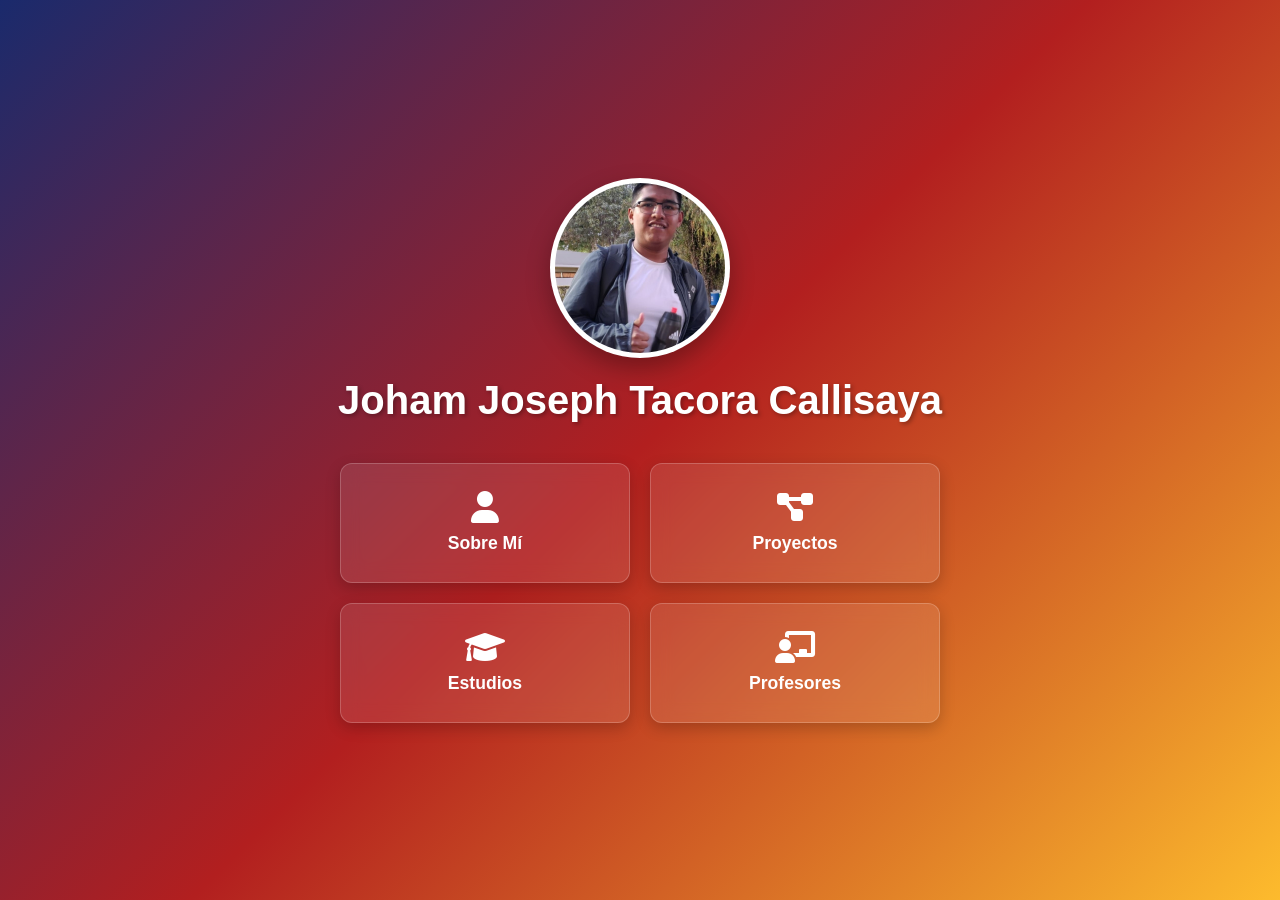
<file: index.html>
<!DOCTYPE html>
<html lang="es">
<head>
    <meta charset="UTF-8">
    <meta name="viewport" content="width=device-width, initial-scale=1.0">
    <title>Joham Joseph Tacora Callisaya</title>
    <link rel="stylesheet" href="style.css">
    <link rel="stylesheet" href="https://cdnjs.cloudflare.com/ajax/libs/font-awesome/6.0.0/css/all.min.css">
    <meta name="google-site-verification" content="tuJOCiIGlAe2ECw9Y94VnF36YTrIpQAhuZ3WcWeRONo" />
</head>
<body>
    <div class="container">
        <img src="1afe7905-a12b-49a1-942e-687519668571.jpg" alt="Foto de perfil" class="profile-image">
        
        <h1 class="name">Joham Joseph Tacora Callisaya</h1>
        
        <div class="links-container">
            <a href="sobre-mi.html" class="link-box">
                <i class="fas fa-user"></i>
                Sobre Mí
            </a>
            <a href="proyectos.html" class="link-box">
                <i class="fas fa-project-diagram"></i>
                Proyectos
            </a>
        
            <a href="estudios.html" class="link-box">
                <i class="fas fa-graduation-cap"></i>
                Estudios 
            </a>
            
            <a href="profesores.html" class="link-box">
                <i class="fas fa-chalkboard-teacher"></i>
                Profesores 
            </a>
        </div>
    </div>
</body>

</html>
</file>
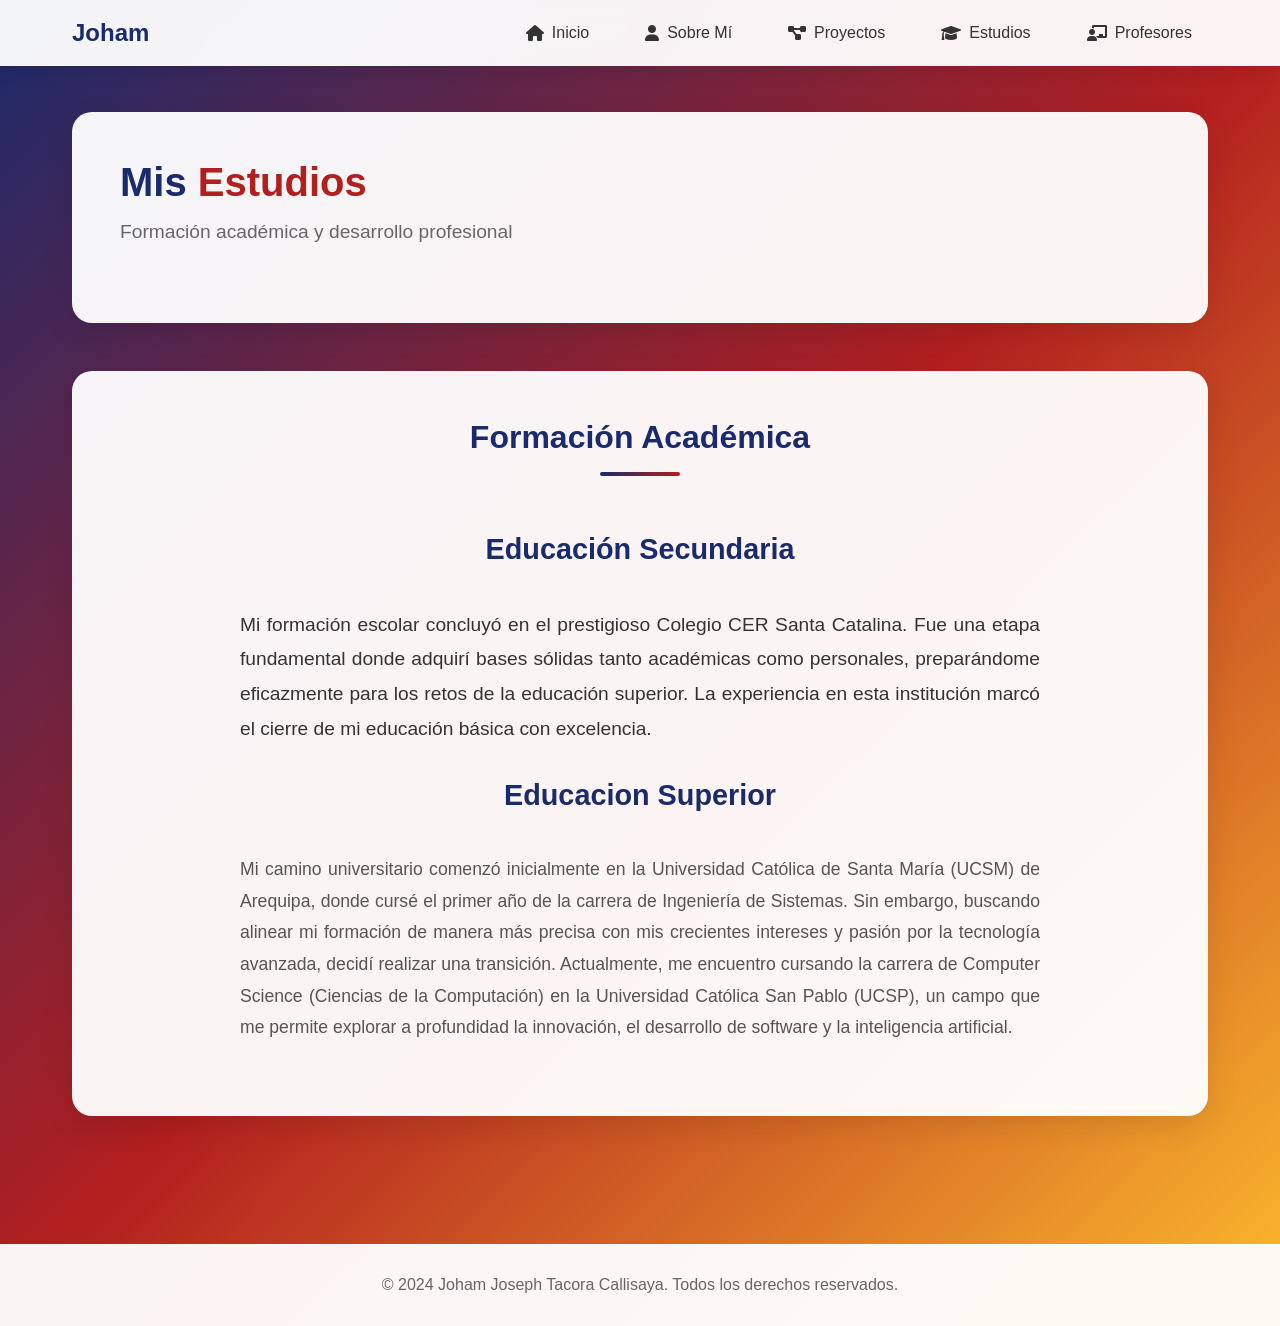
<file: estudios.html>
<!DOCTYPE html>
<html lang="es">
<head>
    <meta charset="UTF-8">
    <meta name="viewport" content="width=device-width, initial-scale=1.0">
    <title>Estudios - Joham Joseph</title>
    <link rel="stylesheet" href="sobre-mi.css">
    <link rel="stylesheet" href="https://cdnjs.cloudflare.com/ajax/libs/font-awesome/6.0.0/css/all.min.css">
    <meta name="google-site-verification" content="tuJOCiIGlAe2ECw9Y94VnF36YTrIpQAhuZ3WcWeRONo" />
</head>
<body>
    <nav class="navbar">
        <div class="nav-container">
            <div class="nav-logo">
                <h1>Joham</h1>
            </div>
            
            <div class="menu-toggle" id="mobile-menu">
                <span class="bar"></span>
                <span class="bar"></span>
                <span class="bar"></span>
            </div>

            <div class="nav-menu" id="nav-menu">
                <a href="index.html" class="nav-link">
                    <i class="fas fa-home"></i>
                    Inicio
                </a>
                <a href="sobre-mi.html" class="nav-link">
                    <i class="fas fa-user"></i>
                    Sobre Mí
                </a>
                <a href="proyectos.html" class="nav-link">
                    <i class="fas fa-project-diagram"></i>
                    Proyectos
                </a>
                
                <a href="estudios.html" class="nav-link">
                    <i class="fas fa-graduation-cap"></i>
                    Estudios
                </a>
                
                <a href="profesores.html" class="nav-link">
                    <i class="fas fa-chalkboard-teacher"></i>
                    Profesores
                </a>
            </div>
        </div>
    </nav>

    <main class="main-content">
        <section class="hero-section">
            <div class="hero-content">
                <div class="hero-text">
                    <h2>Mis <span class="highlight">Estudios</span></h2>
                    <p class="hero-description">Formación académica y desarrollo profesional</p>
                </div>
            </div>
        </section>

        <section class="content-section">
            <div class="section-header">
                <h3>Formación Académica</h3>
                <div class="section-divider"></div>
            </div>
            
            <div class="text-content">
                <h4>Educación Secundaria</h4>
                
                
                <p>Mi formación escolar concluyó en el prestigioso Colegio CER Santa Catalina. Fue una etapa fundamental donde adquirí bases sólidas tanto académicas como personales, preparándome eficazmente para los retos de la educación superior. La experiencia en esta institución marcó el cierre de mi educación básica con excelencia.</p>
                <h4>Educacion Superior </h4>
                <p>Mi camino universitario comenzó inicialmente en la Universidad Católica de Santa María (UCSM) de Arequipa, donde cursé el primer año de la carrera de Ingeniería de Sistemas.

Sin embargo, buscando alinear mi formación de manera más precisa con mis crecientes intereses y pasión por la tecnología avanzada, decidí realizar una transición. Actualmente, me encuentro cursando la carrera de Computer Science (Ciencias de la Computación) en la Universidad Católica San Pablo (UCSP), un campo que me permite explorar a profundidad la innovación, el desarrollo de software y la inteligencia artificial.</p>

            </div>
        </section>
    </main>

    <footer class="footer">
        <p>&copy; 2024 Joham Joseph Tacora Callisaya. Todos los derechos reservados.</p>
    </footer>

    <script src="sobre-mi.js"></script>
</body>

</html>
</file>
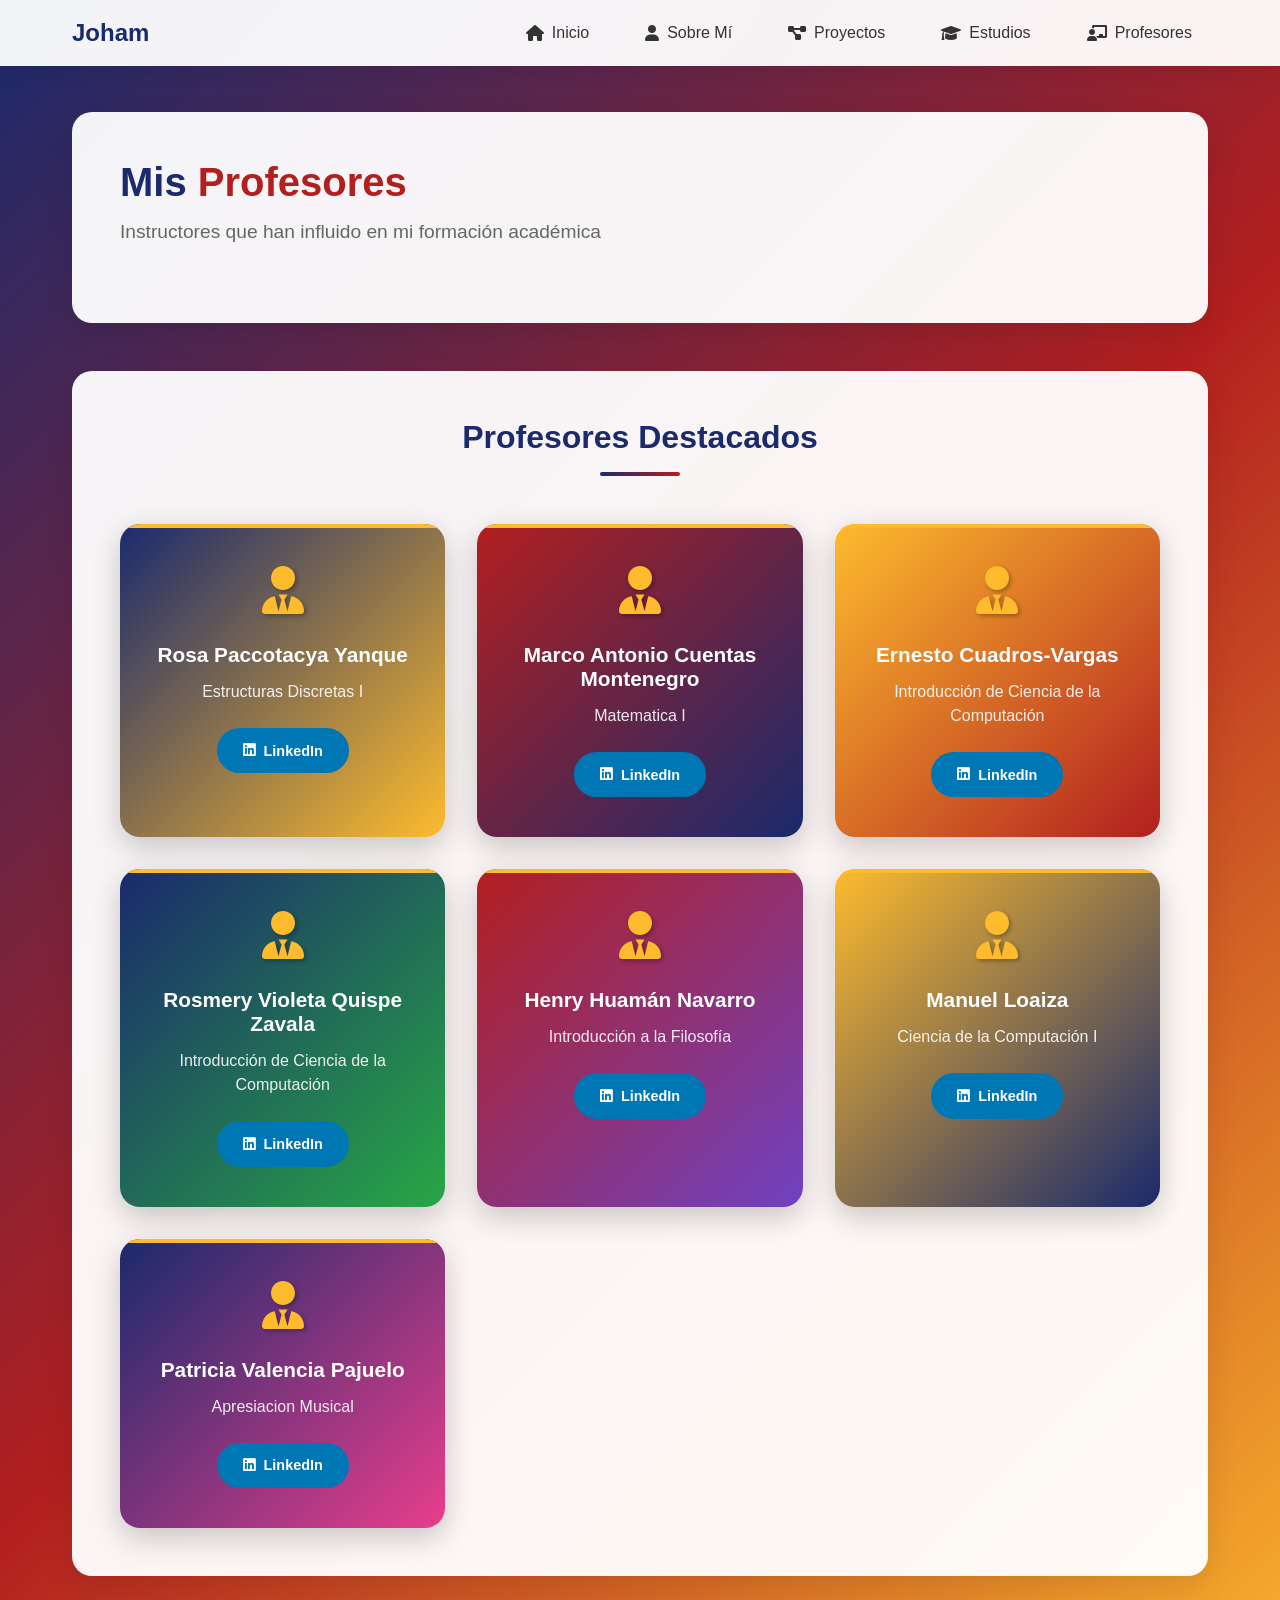
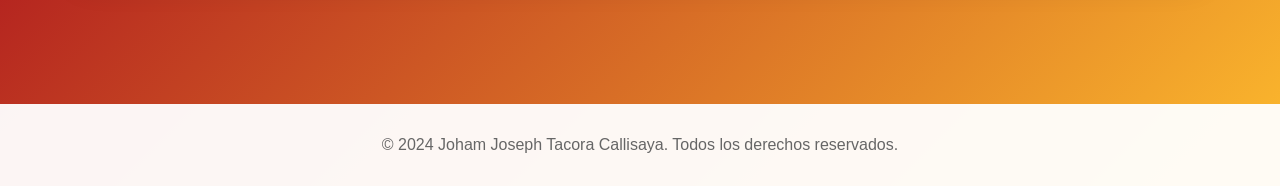
<file: profesores.html>
<!DOCTYPE html>
<html lang="es">
<head>
    <meta charset="UTF-8">
    <meta name="viewport" content="width=device-width, initial-scale=1.0">
    <title>Profesores - Joham Joseph</title>
    <link rel="stylesheet" href="sobre-mi.css">
    <link rel="stylesheet" href="https://cdnjs.cloudflare.com/ajax/libs/font-awesome/6.0.0/css/all.min.css">
    <meta name="google-site-verification" content="tuJOCiIGlAe2ECw9Y94VnF36YTrIpQAhuZ3WcWeRONo" />
</head>
<body>
    <nav class="navbar">
        <div class="nav-container">
            <div class="nav-logo">
                <h1>Joham</h1>
            </div>
            
            <div class="menu-toggle" id="mobile-menu">
                <span class="bar"></span>
                <span class="bar"></span>
                <span class="bar"></span>
            </div>

            <div class="nav-menu" id="nav-menu">
                <a href="index.html" class="nav-link">
                    <i class="fas fa-home"></i>
                    Inicio
                </a>
                <a href="sobre-mi.html" class="nav-link">
                    <i class="fas fa-user"></i>
                    Sobre Mí
                </a>
                <a href="proyectos.html" class="nav-link">
                    <i class="fas fa-project-diagram"></i>
                    Proyectos
                </a>
                
                <a href="estudios.html" class="nav-link">
                    <i class="fas fa-graduation-cap"></i>
                    Estudios
                </a>
               
                <a href="profesores.html" class="nav-link">
                    <i class="fas fa-chalkboard-teacher"></i>
                    Profesores
                </a>
            </div>
        </div>
    </nav>

    <main class="main-content">
        <section class="hero-section">
            <div class="hero-content">
                <div class="hero-text">
                    <h2>Mis <span class="highlight">Profesores</span></h2>
                    <p class="hero-description">Instructores que han influido en mi formación académica</p>
                </div>
            </div>
        </section>

        <section class="content-section">
            <div class="section-header">
                <h3>Profesores Destacados</h3>
                <div class="section-divider"></div>
            </div>
            
            <div class="professors-grid">
                <!-- Profesor 1 -->
                <div class="professor-card">
                    <div class="professor-icon">
                        <i class="fas fa-user-tie"></i>
                    </div>
                    <div class="professor-info">
                        <h4>Rosa Paccotacya Yanque</h4>
                        <p>Estructuras Discretas I</p>
                        <a href="https://www.linkedin.com/in/rpaccotacyay/?originalSubdomain=pe" class="linkedin-btn">
                            <i class="fab fa-linkedin"></i>
                            LinkedIn
                        </a>
                    </div>
                </div>

                <!-- Profesor 2 -->
                <div class="professor-card">
                    <div class="professor-icon">
                        <i class="fas fa-user-tie"></i>
                    </div>
                    <div class="professor-info">
                        <h4>Marco Antonio Cuentas Montenegro</h4>
                        <p>Matematica I</p>
                        <a href="https://www.linkedin.com/in/marco-antonio-cuentas-montenegro-57765a220/?originalSubdomain=pe" class="linkedin-btn">
                            <i class="fab fa-linkedin"></i>
                            LinkedIn
                        </a>
                    </div>
                </div>

                <!-- Profesor 3 -->
                <div class="professor-card">
                    <div class="professor-icon">
                        <i class="fas fa-user-tie"></i>
                    </div>
                    <div class="professor-info">
                        <h4>Ernesto Cuadros-Vargas</h4>
                        <p>Introducción de Ciencia de la Computación</p>
                        <a href="https://www.linkedin.com/in/ecuadrosv/?originalSubdomain=pe" class="linkedin-btn">
                            <i class="fab fa-linkedin"></i>
                            LinkedIn
                        </a>
                    </div>
                </div>

                <!-- Profesor 4 -->
                <div class="professor-card">
                    <div class="professor-icon">
                        <i class="fas fa-user-tie"></i>
                    </div>
                    <div class="professor-info">
                        <h4>Rosmery Violeta Quispe Zavala</h4>
                        <p>Introducción de Ciencia de la Computación</p>
                        <a href="https://www.linkedin.com/in/rosmery-violeta-quispe-zavala-58374638/?originalSubdomain=pe" class="linkedin-btn">
                            <i class="fab fa-linkedin"></i>
                            LinkedIn
                        </a>
                    </div>
                </div>

                

                <!-- Profesor 6 -->
                <div class="professor-card">
                    <div class="professor-icon">
                        <i class="fas fa-user-tie"></i>
                    </div>
                    <div class="professor-info">
                        <h4>Henry Huamán Navarro</h4>
                        <p>Introducción a la Filosofía</p>
                        <a href="https://www.linkedin.com/in/henry-huam%C3%A1n-navarro-964015108/?originalSubdomain=pe" class="linkedin-btn">
                            <i class="fab fa-linkedin"></i>
                            LinkedIn
                        </a>
                    </div>
                </div>

                <!-- Profesor 7 -->
                <div class="professor-card">
                    <div class="professor-icon">
                        <i class="fas fa-user-tie"></i>
                    </div>
                    <div class="professor-info">
                        <h4>Manuel Loaiza</h4>
                        <p>Ciencia de la Computación I</p>
                        <a href="https://www.linkedin.com/in/manueleduardoloaizafernandez/" class="linkedin-btn">
                            <i class="fab fa-linkedin"></i>
                            LinkedIn
                        </a>
                    </div>
                </div>

                <!-- Profesor 8 -->
                <div class="professor-card">
                    <div class="professor-icon">
                        <i class="fas fa-user-tie"></i>
                    </div>
                    <div class="professor-info">
                        <h4>Patricia Valencia Pajuelo</h4>
                        <p>Apresiacion Musical</p>
                        <a href="https://www.linkedin.com/in/patricia-valencia-pajuelo-805b2756/?originalSubdomain=pe" class="linkedin-btn">
                            <i class="fab fa-linkedin"></i>
                            LinkedIn
                        </a>
                    </div>
                
                </div>
            </div>
        </section>
    </main>

    <footer class="footer">
        <p>&copy; 2024 Joham Joseph Tacora Callisaya. Todos los derechos reservados.</p>
    </footer>

    <script src="sobre-mi.js"></script>
</body>

</html>
</file>
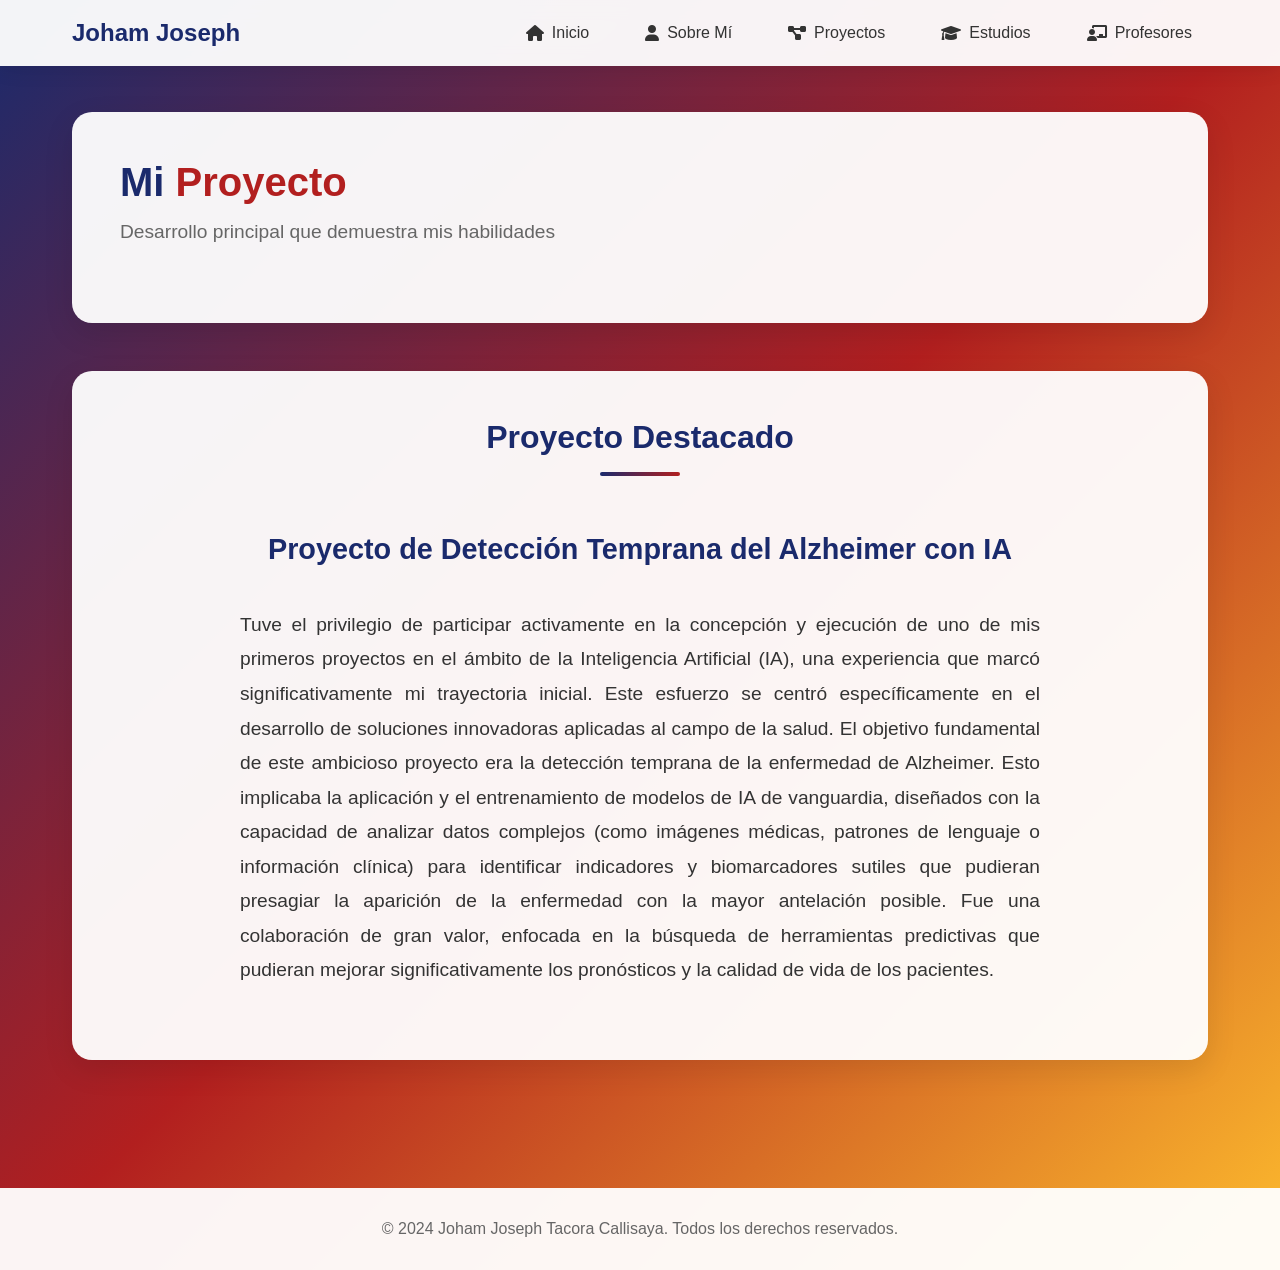
<file: proyectos.html>
<!DOCTYPE html>
<html lang="es">
<head>
    <meta charset="UTF-8">
    <meta name="viewport" content="width=device-width, initial-scale=1.0">
    <title>Proyectos - Joham Joseph</title>
    <link rel="stylesheet" href="sobre-mi.css">
    <link rel="stylesheet" href="https://cdnjs.cloudflare.com/ajax/libs/font-awesome/6.0.0/css/all.min.css">
    <meta name="google-site-verification" content="tuJOCiIGlAe2ECw9Y94VnF36YTrIpQAhuZ3WcWeRONo" />
</head>
<body>
    <nav class="navbar">
        <div class="nav-container">
            <div class="nav-logo">
                <h1>Joham Joseph</h1>
            </div>
            
            <div class="menu-toggle" id="mobile-menu">
                <span class="bar"></span>
                <span class="bar"></span>
                <span class="bar"></span>
            </div>

            <div class="nav-menu" id="nav-menu">
                <a href="index.html" class="nav-link">
                    <i class="fas fa-home"></i>
                    Inicio
                </a>
                <a href="sobre-mi.html" class="nav-link">
                    <i class="fas fa-user"></i>
                    Sobre Mí
                </a>
                <a href="proyectos.html" class="nav-link">
                    <i class="fas fa-project-diagram"></i>
                    Proyectos
                </a>
               
                <a href="estudios.html" class="nav-link">
                    <i class="fas fa-graduation-cap"></i>
                    Estudios
                </a>
                
                <a href="profesores.html" class="nav-link">
                    <i class="fas fa-chalkboard-teacher"></i>
                    Profesores
                </a>
            </div>
        </div>
    </nav>

    <main class="main-content">
        <section class="hero-section">
            <div class="hero-content">
                <div class="hero-text">
                    <h2>Mi <span class="highlight">Proyecto</span></h2>
                    <p class="hero-description">Desarrollo principal que demuestra mis habilidades</p>
                </div>
            </div>
        </section>

        <section class="content-section">
            <div class="section-header">
                <h3>Proyecto Destacado</h3>
                <div class="section-divider"></div>
            </div>
            
            <div class="text-content">
                <h4>Proyecto de Detección Temprana del Alzheimer con IA</h4>
                
                <p>Tuve el privilegio de participar activamente en la concepción y ejecución de uno de mis primeros proyectos en el ámbito de la Inteligencia Artificial (IA), una experiencia que marcó significativamente mi trayectoria inicial. Este esfuerzo se centró específicamente en el desarrollo de soluciones innovadoras aplicadas al campo de la salud.

El objetivo fundamental de este ambicioso proyecto era la detección temprana de la enfermedad de Alzheimer. Esto implicaba la aplicación y el entrenamiento de modelos de IA de vanguardia, diseñados con la capacidad de analizar datos complejos (como imágenes médicas, patrones de lenguaje o información clínica) para identificar indicadores y biomarcadores sutiles que pudieran presagiar la aparición de la enfermedad con la mayor antelación posible. Fue una colaboración de gran valor, enfocada en la búsqueda de herramientas predictivas que pudieran mejorar significativamente los pronósticos y la calidad de vida de los pacientes.</p>

                
            </div>
        </section>
    </main>

    <footer class="footer">
        <p>&copy; 2024 Joham Joseph Tacora Callisaya. Todos los derechos reservados.</p>
    </footer>

    <script src="sobre-mi.js"></script>
</body>

</html>
</file>
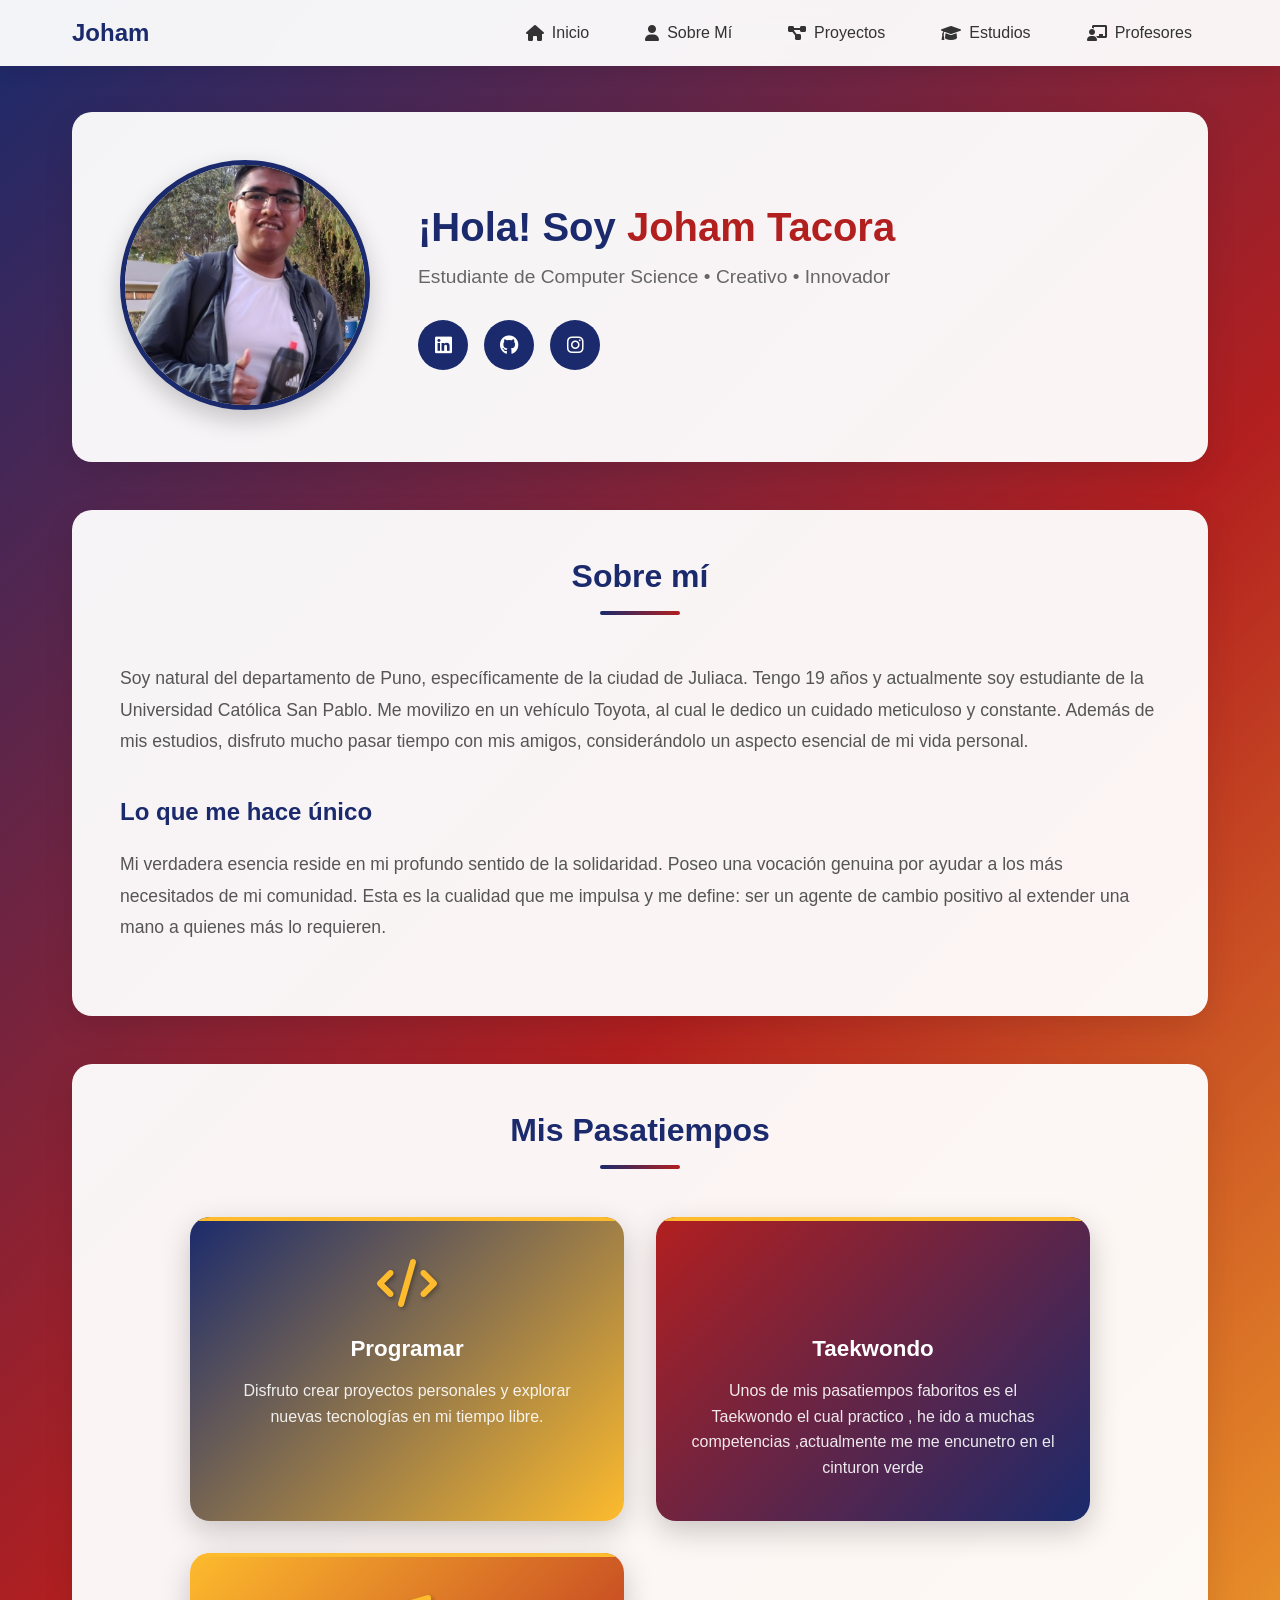
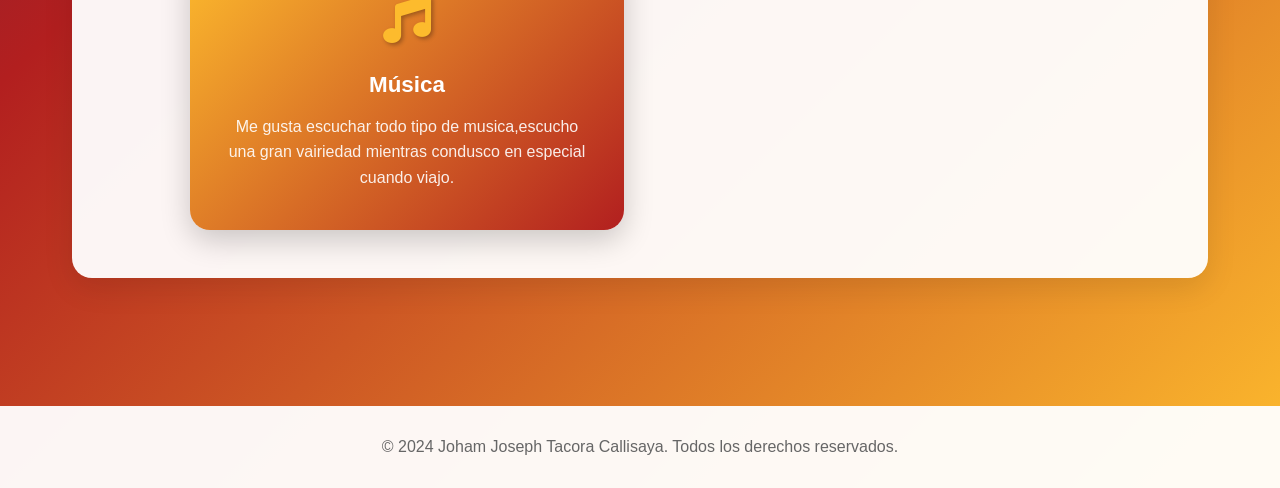
<file: sobre-mi.html>
<!DOCTYPE html>
<html lang="es">
<head>
    <meta charset="UTF-8">
    <meta name="viewport" content="width=device-width, initial-scale=1.0">
    <title>Sobre Mí - Joham Joseph</title>
    <link rel="stylesheet" href="sobre-mi.css">
    <link rel="stylesheet" href="https://cdnjs.cloudflare.com/ajax/libs/font-awesome/6.0.0/css/all.min.css">
    <meta name="google-site-verification" content="tuJOCiIGlAe2ECw9Y94VnF36YTrIpQAhuZ3WcWeRONo" />
</head>
<body>
    <!-- Barra de navegación -->
    <nav class="navbar">
        <div class="nav-container">
            <div class="nav-logo">
                <h1>Joham</h1>
            </div>
            
            <div class="menu-toggle" id="mobile-menu">
                <span class="bar"></span>
                <span class="bar"></span>
                <span class="bar"></span>
            </div>

            <div class="nav-menu" id="nav-menu">
                <a href="index.html" class="nav-link">
                    <i class="fas fa-home"></i>
                    Inicio
                </a>
                <a href="sobre-mi.html" class="nav-link">
                    <i class="fas fa-user"></i>
                    Sobre Mí
                </a>
                <a href="proyectos.html" class="nav-link">
                    <i class="fas fa-project-diagram"></i>
                    Proyectos
                </a>
                
                <a href="estudios.html" class="nav-link">
                    <i class="fas fa-graduation-cap"></i>
                    Estudios
                </a>
                
                <a href="profesores.html" class="nav-link">
                    <i class="fas fa-chalkboard-teacher"></i>
                    Profesores
                </a>
            </div>
        </div>
    </nav>

    <!-- Contenido principal -->
    <main class="main-content">
        <!-- Sección Hero -->
        <section class="hero-section">
            <div class="hero-content">
                <div class="hero-image">
                    <img src="1afe7905-a12b-49a1-942e-687519668571.jpg" alt="Joham Joseph" class="profile-hero">
                </div>
                <div class="hero-text">
                    <h2>¡Hola! Soy <span class="highlight">Joham Tacora</span></h2>
                    <p class="hero-description">Estudiante de Computer Science • Creativo • Innovador</p>
                    <div class="social-links">
                        <a href=https://www.linkedin.com/in/joham-joseph-tacora-callisaya-121050399/?utm_source=share&utm_campaign=share_via&utm_content=profile&utm_medium=ios_app"" class="social-link"><i class="fab fa-linkedin"></i></a>
                        <a href="https://github.com/JohamJTC10" class="social-link"><i class="fab fa-github"></i></a>
                        <a href="https://www.instagram.com/johamcall06/" class="social-link"><i class="fab fa-instagram"></i></a>
                    </div>
                </div>
            </div>
        </section>

        <!-- Sección Sobre Mí -->
        <section id="sobre-mi" class="content-section">
            <div class="section-header">
                <h3>Sobre mí</h3>
                <div class="section-divider"></div>
            </div>
            <div class="about-content">
                <div class="about-text">
                    <p>Soy natural del departamento de Puno, específicamente de la ciudad de Juliaca. Tengo 19 años y actualmente soy estudiante de la Universidad Católica San Pablo.

Me movilizo en un vehículo Toyota, al cual le dedico un cuidado meticuloso y constante. Además de mis estudios, disfruto mucho pasar tiempo con mis amigos, considerándolo un aspecto esencial de mi vida personal.</p>
                    
                    <h4 class="subtitle">Lo que me hace único</h4>
                    <p>Mi verdadera esencia reside en mi profundo sentido de la solidaridad. Poseo una vocación genuina por ayudar a los más necesitados de mi comunidad. Esta es la cualidad que me impulsa y me define: ser un agente de cambio positivo al extender una mano a quienes más lo requieren.</p>
                </div>
            </div>
        </section>

       
        <section class="content-section">
            <div class="section-header">
                <h3>Mis Pasatiempos</h3>
                <div class="section-divider"></div>
            </div>
            <div class="hobbies-grid-with-bg">
                <div class="hobby-card-bg">
                    <div class="hobby-icon-bg">
                        <i class="fas fa-code"></i>
                    </div>
                    <h4>Programar</h4>
                    <p>Disfruto crear proyectos personales y explorar nuevas tecnologías en mi tiempo libre.</p>
                </div>
                <div class="hobby-card-bg">
                    <div class="hobby-icon-bg">
                        <i class="fa-sharp fa-thin fa-uniform-martial-arts"></i>
                    </div>
                    <h4>Taekwondo</h4>
                    <p>Unos de mis pasatiempos faboritos es el Taekwondo el cual practico , he ido a muchas competencias ,actualmente me me encunetro en el cinturon verde</p>
                </div>
                <div class="hobby-card-bg">
                    <div class="hobby-icon-bg">
                        <i class="fas fa-music"></i>
                    </div>
                    <h4>Música</h4>
                    <p>Me gusta escuchar todo tipo de musica,escucho una gran vairiedad mientras condusco en especial cuando viajo.</p>
                </div>
            </div>
        </section>
    </main>

    <!-- Footer -->
    <footer class="footer">
        <p>&copy; 2024 Joham Joseph Tacora Callisaya. Todos los derechos reservados.</p>
    </footer>

    <script src="sobre-mi.js"></script>
</body>

</html>
</file>
<file: style.css>
* {
    margin: 0;
    padding: 0;
    box-sizing: border-box;
    font-family: 'Segoe UI', Tahoma, Geneva, Verdana, sans-serif;
}

body {
    background: linear-gradient(135deg, #1a2a6c, #b21f1f, #fdbb2d);
    color: white;
    min-height: 100vh;
    display: flex;
    flex-direction: column;
    align-items: center;
    justify-content: center;
    padding: 20px;
}

.container {
    max-width: 800px;
    width: 100%;
    text-align: center;
}

.profile-image {
    width: 180px;
    height: 180px;
    border-radius: 50%;
    object-fit: cover;
    border: 5px solid rgba(255, 255, 255, 0.3);
    box-shadow: 0 10px 25px rgba(0, 0, 0, 0.3);
    margin: 0 auto 20px;
    display: block;
    background-color: #fff;
}

.name {
    font-size: 2.5rem;
    margin-bottom: 40px;
    text-shadow: 2px 2px 4px rgba(0, 0, 0, 0.3);
}

.links-container {
    display: grid;
    grid-template-columns: repeat(2, 1fr);
    gap: 20px;
    max-width: 600px;
    margin: 0 auto;
}

.link-box {
    background: rgba(255, 255, 255, 0.1);
    backdrop-filter: blur(10px);
    border-radius: 12px;
    padding: 25px 15px;
    text-decoration: none;
    color: white;
    font-weight: 600;
    font-size: 1.1rem;
    transition: all 0.3s ease;
    box-shadow: 0 5px 15px rgba(0, 0, 0, 0.2);
    border: 1px solid rgba(255, 255, 255, 0.2);
    display: flex;
    flex-direction: column;
    align-items: center;
    justify-content: center;
    min-height: 120px;
}

.link-box:hover {
    transform: translateY(-8px);
    background: rgba(255, 255, 255, 0.2);
    box-shadow: 0 12px 20px rgba(0, 0, 0, 0.3);
}

.link-box i {
    font-size: 2rem;
    margin-bottom: 10px;
}

/* Responsive */
@media (max-width: 600px) {
    .links-container {
        grid-template-columns: 1fr;
    }
    
    .profile-image {
        width: 150px;
        height: 150px;
    }
    
    .name {
        font-size: 2rem;
    }
}
</file>
<file: sobre-mi.css>
* {
    margin: 0;
    padding: 0;
    box-sizing: border-box;
    font-family: 'Segoe UI', Tahoma, Geneva, Verdana, sans-serif;
}

body {
    background: linear-gradient(135deg, #1a2a6c, #b21f1f, #fdbb2d);
    color: #333;
    min-height: 100vh;
}

/* Barra de navegación */
.navbar {
    background: rgba(255, 255, 255, 0.95);
    backdrop-filter: blur(10px);
    padding: 1rem 0;
    position: fixed;
    top: 0;
    width: 100%;
    z-index: 1000;
    box-shadow: 0 2px 20px rgba(0, 0, 0, 0.1);
    transition: all 0.3s ease;
}

.navbar.scrolled {
    padding: 0.7rem 0;
    background: rgba(255, 255, 255, 0.98);
}

.nav-container {
    max-width: 1200px;
    margin: 0 auto;
    display: flex;
    justify-content: space-between;
    align-items: center;
    padding: 0 2rem;
}

.nav-logo h1 {
    color: #1a2a6c;
    font-size: 1.5rem;
    font-weight: 700;
}

/* Menú hamburguesa */
.menu-toggle {
    display: none;
    flex-direction: column;
    cursor: pointer;
    padding: 5px;
}

.bar {
    width: 25px;
    height: 3px;
    background: #1a2a6c;
    margin: 3px 0;
    transition: 0.3s;
    border-radius: 2px;
}

/* Menú normal */
.nav-menu {
    display: flex;
    gap: 1.5rem;
    align-items: center;
}

.nav-link {
    display: flex;
    align-items: center;
    gap: 0.5rem;
    text-decoration: none;
    color: #333;
    font-weight: 500;
    padding: 0.5rem 1rem;
    border-radius: 8px;
    transition: all 0.3s ease;
    position: relative;
}

.nav-link:hover {
    background: #1a2a6c;
    color: white;
    transform: translateY(-2px);
}

.nav-link i {
    font-size: 1rem;
}

/* Contenido principal */
.main-content {
    margin-top: 80px;
    padding: 2rem;
    max-width: 1200px;
    margin-left: auto;
    margin-right: auto;
}

/* Sección Hero */
.hero-section {
    background: rgba(255, 255, 255, 0.95);
    border-radius: 20px;
    padding: 3rem;
    margin-bottom: 3rem;
    box-shadow: 0 10px 30px rgba(0, 0, 0, 0.1);
}

.hero-content {
    display: flex;
    align-items: center;
    gap: 3rem;
}

.hero-image {
    flex-shrink: 0;
}

.profile-hero {
    width: 250px;
    height: 250px;
    border-radius: 50%;
    object-fit: cover;
    border: 5px solid #1a2a6c;
    box-shadow: 0 10px 25px rgba(0, 0, 0, 0.2);
}

.hero-text h2 {
    font-size: 2.5rem;
    color: #1a2a6c;
    margin-bottom: 1rem;
}

.highlight {
    color: #b21f1f;
}

.hero-description {
    font-size: 1.2rem;
    color: #666;
    margin-bottom: 2rem;
}

.social-links {
    display: flex;
    gap: 1rem;
}

.social-link {
    display: flex;
    align-items: center;
    justify-content: center;
    width: 50px;
    height: 50px;
    background: #1a2a6c;
    color: white;
    border-radius: 50%;
    text-decoration: none;
    transition: all 0.3s ease;
    font-size: 1.2rem;
}

.social-link:hover {
    background: #b21f1f;
    transform: translateY(-3px);
}

/* Secciones de contenido */
.content-section {
    background: rgba(255, 255, 255, 0.95);
    border-radius: 20px;
    padding: 3rem;
    margin-bottom: 3rem;
    box-shadow: 0 10px 30px rgba(0, 0, 0, 0.1);
}

.section-header {
    text-align: center;
    margin-bottom: 3rem;
}

.section-header h3 {
    font-size: 2rem;
    color: #1a2a6c;
    margin-bottom: 1rem;
}

.section-divider {
    width: 80px;
    height: 4px;
    background: linear-gradient(90deg, #1a2a6c, #b21f1f);
    margin: 0 auto;
    border-radius: 2px;
}

/* Sobre Mí */
.about-content {
    line-height: 1.8;
}

.about-text p {
    margin-bottom: 1.5rem;
    font-size: 1.1rem;
    color: #555;
}

.subtitle {
    color: #1a2a6c;
    margin: 2rem 0 1rem 0;
    font-size: 1.5rem;
}

/* Grid de información personal */
.personal-info-grid {
    display: grid;
    grid-template-columns: repeat(auto-fit, minmax(300px, 1fr));
    gap: 2rem;
    margin: 2rem 0;
}

.info-card {
    background: white;
    padding: 2rem;
    border-radius: 15px;
    text-align: center;
    box-shadow: 0 5px 15px rgba(0, 0, 0, 0.1);
    transition: transform 0.3s ease;
    border-top: 4px solid #1a2a6c;
}

.info-card:hover {
    transform: translateY(-5px);
}

.info-icon {
    font-size: 2.5rem;
    color: #1a2a6c;
    margin-bottom: 1rem;
}

.info-card h4 {
    color: #1a2a6c;
    margin-bottom: 1rem;
}

.info-card p {
    color: #666;
    line-height: 1.6;
}

/* Detalles personales */
.personal-details {
    display: grid;
    grid-template-columns: repeat(auto-fit, minmax(250px, 1fr));
    gap: 1rem;
    margin-top: 2rem;
}

.detail-item {
    display: flex;
    justify-content: space-between;
    align-items: center;
    padding: 1rem;
    background: #f8f9fa;
    border-radius: 10px;
    border-left: 4px solid #b21f1f;
}

.detail-item strong {
    color: #1a2a6c;
    display: flex;
    align-items: center;
    gap: 0.5rem;
}

.detail-item span {
    color: #555;
    font-weight: 500;
}

/* Pasatiempos */
.hobbies-grid {
    display: grid;
    grid-template-columns: repeat(auto-fit, minmax(250px, 1fr));
    gap: 2rem;
}

.hobby-card {
    background: white;
    padding: 2rem;
    border-radius: 15px;
    text-align: center;
    box-shadow: 0 5px 15px rgba(0, 0, 0, 0.1);
    transition: all 0.3s ease;
    border-bottom: 4px solid #fdbb2d;
}

.hobby-card:hover {
    transform: translateY(-5px);
    box-shadow: 0 10px 25px rgba(0, 0, 0, 0.15);
}

.hobby-icon {
    font-size: 2.5rem;
    color: #fdbb2d;
    margin-bottom: 1rem;
}

.hobby-card h4 {
    color: #1a2a6c;
    margin-bottom: 1rem;
}

.hobby-card p {
    color: #666;
    line-height: 1.6;
}

/* Footer */
.footer {
    background: rgba(255, 255, 255, 0.95);
    text-align: center;
    padding: 2rem;
    margin-top: 3rem;
    color: #666;
}

/* Responsive */
@media (max-width: 768px) {
    .menu-toggle {
        display: flex;
    }

    .nav-menu {
        position: fixed;
        top: 80px;
        left: -100%;
        flex-direction: column;
        background: rgba(255, 255, 255, 0.98);
        width: 100%;
        text-align: center;
        transition: 0.3s;
        box-shadow: 0 10px 27px rgba(0, 0, 0, 0.05);
        padding: 2rem 0;
        gap: 0;
    }

    .nav-menu.active {
        left: 0;
    }

    .nav-link {
        padding: 1rem 2rem;
        width: 100%;
        justify-content: center;
        border-radius: 0;
    }

    .hero-content {
        flex-direction: column;
        text-align: center;
    }

    .profile-hero {
        width: 200px;
        height: 200px;
    }

    .hero-text h2 {
        font-size: 2rem;
    }

    .main-content {
        padding: 1rem;
        margin-top: 80px;
    }

    .content-section {
        padding: 2rem 1.5rem;
    }

    .personal-details {
        grid-template-columns: 1fr;
    }

    .detail-item {
        flex-direction: column;
        align-items: flex-start;
        gap: 0.5rem;
    }
}

@media (max-width: 480px) {
    .nav-container {
        padding: 0 1rem;
    }

    .nav-logo h1 {
        font-size: 1.2rem;
    }

    .hero-section {
        padding: 2rem 1.5rem;
    }

    .content-section {
        padding: 1.5rem 1rem;
    }

    .personal-info-grid,
    .hobbies-grid {
        grid-template-columns: 1fr;
    }
}
/* Estilos para contenido de texto simple */
.text-content {
    max-width: 800px;
    margin: 0 auto;
    line-height: 1.8;
    font-size: 1.1rem;
    color: #555;
}

.text-content h4 {
    color: #1a2a6c;
    font-size: 1.8rem;
    margin-bottom: 2rem;
    text-align: center;
}

.text-content p {
    margin-bottom: 1.5rem;
    text-align: justify;
}

.text-content p:first-of-type {
    font-size: 1.2rem;
    color: #333;
    font-weight: 500;
}
/* Estilos simplificados para información */
.simple-info {
    display: grid;
    grid-template-columns: repeat(auto-fit, minmax(300px, 1fr));
    gap: 2rem;
    margin: 2rem 0;
}

.info-item-simple {
    padding: 1.5rem;
    text-align: center;
}

.info-item-simple h4 {
    color: #1a2a6c;
    margin-bottom: 1rem;
    font-size: 1.3rem;
}

.info-item-simple p {
    color: #555;
    line-height: 1.6;
}

/* Detalles personales simplificados */
.personal-details-simple {
    display: grid;
    grid-template-columns: repeat(auto-fit, minmax(250px, 1fr));
    gap: 1rem;
    margin-top: 2rem;
}

.detail-simple {
    display: flex;
    justify-content: space-between;
    align-items: center;
    padding: 1rem;
    background: #f8f9fa;
    border-radius: 8px;
}

.detail-simple strong {
    color: #1a2a6c;
}

.detail-simple span {
    color: #555;
    font-weight: 500;
}

/* Pasatiempos simplificados */
.hobbies-grid-simple {
    display: grid;
    grid-template-columns: repeat(auto-fit, minmax(250px, 1fr));
    gap: 2rem;
    max-width: 800px;
    margin: 0 auto;
}

.hobby-simple {
    text-align: center;
    padding: 1.5rem;
}

.hobby-icon-simple {
    font-size: 2.5rem;
    color: #1a2a6c;
    margin-bottom: 1rem;
}

.hobby-simple h4 {
    color: #1a2a6c;
    margin-bottom: 1rem;
    font-size: 1.2rem;
}

.hobby-simple p {
    color: #555;
    line-height: 1.6;
}

/* Responsive */
@media (max-width: 768px) {
    .personal-details-simple {
        grid-template-columns: 1fr;
    }
    
    .detail-simple {
        flex-direction: column;
        align-items: flex-start;
        gap: 0.5rem;
    }
    
    .hobbies-grid-simple {
        grid-template-columns: 1fr;
    }
}
/* Pasatiempos con backgrounds */
.hobbies-grid-with-bg {
    display: grid;
    grid-template-columns: repeat(auto-fit, minmax(280px, 1fr));
    gap: 2rem;
    max-width: 900px;
    margin: 0 auto;
}

.hobby-card-bg {
    background: linear-gradient(135deg, #1a2a6c, #b21f1f);
    padding: 2.5rem 2rem;
    border-radius: 20px;
    text-align: center;
    box-shadow: 0 10px 30px rgba(0, 0, 0, 0.2);
    transition: all 0.3s ease;
    color: white;
    position: relative;
    overflow: hidden;
}

.hobby-card-bg::before {
    content: '';
    position: absolute;
    top: 0;
    left: 0;
    right: 0;
    height: 4px;
    background: #fdbb2d;
}

.hobby-card-bg:hover {
    transform: translateY(-10px);
    box-shadow: 0 20px 40px rgba(0, 0, 0, 0.3);
}

.hobby-icon-bg {
    font-size: 3rem;
    margin-bottom: 1.5rem;
    color: #fdbb2d;
    text-shadow: 2px 2px 4px rgba(0, 0, 0, 0.3);
}

.hobby-card-bg h4 {
    color: white;
    margin-bottom: 1rem;
    font-size: 1.4rem;
    font-weight: 600;
}

.hobby-card-bg p {
    color: rgba(255, 255, 255, 0.9);
    line-height: 1.6;
    font-size: 1rem;
}

/* Efectos diferentes para cada card */
.hobbies-grid-with-bg .hobby-card-bg:nth-child(1) {
    background: linear-gradient(135deg, #1a2a6c, #fdbb2d);
}

.hobbies-grid-with-bg .hobby-card-bg:nth-child(2) {
    background: linear-gradient(135deg, #b21f1f, #1a2a6c);
}

.hobbies-grid-with-bg .hobby-card-bg:nth-child(3) {
    background: linear-gradient(135deg, #fdbb2d, #b21f1f);
}

/* Responsive */
@media (max-width: 768px) {
    .hobbies-grid-with-bg {
        grid-template-columns: 1fr;
        gap: 1.5rem;
    }
    
    .hobby-card-bg {
        padding: 2rem 1.5rem;
    }
}
/* Estilos para contenido de texto simple */
.text-content {
    max-width: 800px;
    margin: 0 auto;
    line-height: 1.8;
    font-size: 1.1rem;
    color: #555;
}

.text-content h4 {
    color: #1a2a6c;
    font-size: 1.8rem;
    margin-bottom: 2rem;
    text-align: center;
}

.text-content p {
    margin-bottom: 1.5rem;
    text-align: justify;
}

.text-content p:first-of-type {
    font-size: 1.2rem;
    color: #333;
    font-weight: 500;
}
/* Grid de profesores */
.professors-grid {
    display: grid;
    grid-template-columns: repeat(auto-fit, minmax(280px, 1fr));
    gap: 2rem;
    max-width: 1400px;
    margin: 0 auto;
}

/* Cards de profesores */
.professor-card {
    background: linear-gradient(135deg, #1a2a6c, #b21f1f);
    border-radius: 20px;
    padding: 2.5rem 2rem;
    text-align: center;
    box-shadow: 0 10px 30px rgba(0, 0, 0, 0.2);
    transition: all 0.3s ease;
    color: white;
    position: relative;
    overflow: hidden;
}

.professor-card::before {
    content: '';
    position: absolute;
    top: 0;
    left: 0;
    right: 0;
    height: 4px;
    background: #fdbb2d;
}

.professor-card:hover {
    transform: translateY(-10px);
    box-shadow: 0 20px 40px rgba(0, 0, 0, 0.3);
}

/* Icono del profesor */
.professor-icon {
    font-size: 3rem;
    margin-bottom: 1.5rem;
    color: #fdbb2d;
    text-shadow: 2px 2px 4px rgba(0, 0, 0, 0.3);
}

/* Información del profesor */
.professor-info h4 {
    color: white;
    font-size: 1.3rem;
    margin-bottom: 0.8rem;
    font-weight: 600;
}

.professor-info p {
    color: rgba(255, 255, 255, 0.9);
    margin-bottom: 1.5rem;
    line-height: 1.5;
}

/* Botón de LinkedIn */
.linkedin-btn {
    display: inline-flex;
    align-items: center;
    gap: 0.5rem;
    background: #0077b5;
    color: white;
    padding: 0.8rem 1.5rem;
    border-radius: 25px;
    text-decoration: none;
    font-weight: 600;
    transition: all 0.3s ease;
    border: 2px solid #0077b5;
    font-size: 0.9rem;
}

.linkedin-btn:hover {
    background: transparent;
    border-color: white;
    transform: translateY(-2px);
}

/* Gradientes diferentes para cada card */
.professors-grid .professor-card:nth-child(1) {
    background: linear-gradient(135deg, #1a2a6c, #fdbb2d);
}

.professors-grid .professor-card:nth-child(2) {
    background: linear-gradient(135deg, #b21f1f, #1a2a6c);
}

.professors-grid .professor-card:nth-child(3) {
    background: linear-gradient(135deg, #fdbb2d, #b21f1f);
}

.professors-grid .professor-card:nth-child(4) {
    background: linear-gradient(135deg, #1a2a6c, #28a745);
}

.professors-grid .professor-card:nth-child(5) {
    background: linear-gradient(135deg, #b21f1f, #6f42c1);
}

.professors-grid .professor-card:nth-child(6) {
    background: linear-gradient(135deg, #fdbb2d, #1a2a6c);
}

.professors-grid .professor-card:nth-child(7) {
    background: linear-gradient(135deg, #1a2a6c, #e83e8c);
}

.professors-grid .professor-card:nth-child(8) {
    background: linear-gradient(135deg, #b21f1f, #20c997);
}

/* Responsive */
@media (max-width: 768px) {
    .professors-grid {
        grid-template-columns: repeat(auto-fit, minmax(250px, 1fr));
        gap: 1.5rem;
    }
    
    .professor-card {
        padding: 2rem 1.5rem;
    }
    
    .professor-icon {
        font-size: 2.5rem;
    }
}

@media (max-width: 480px) {
    .professors-grid {
        grid-template-columns: 1fr;
    }
}
</file>
